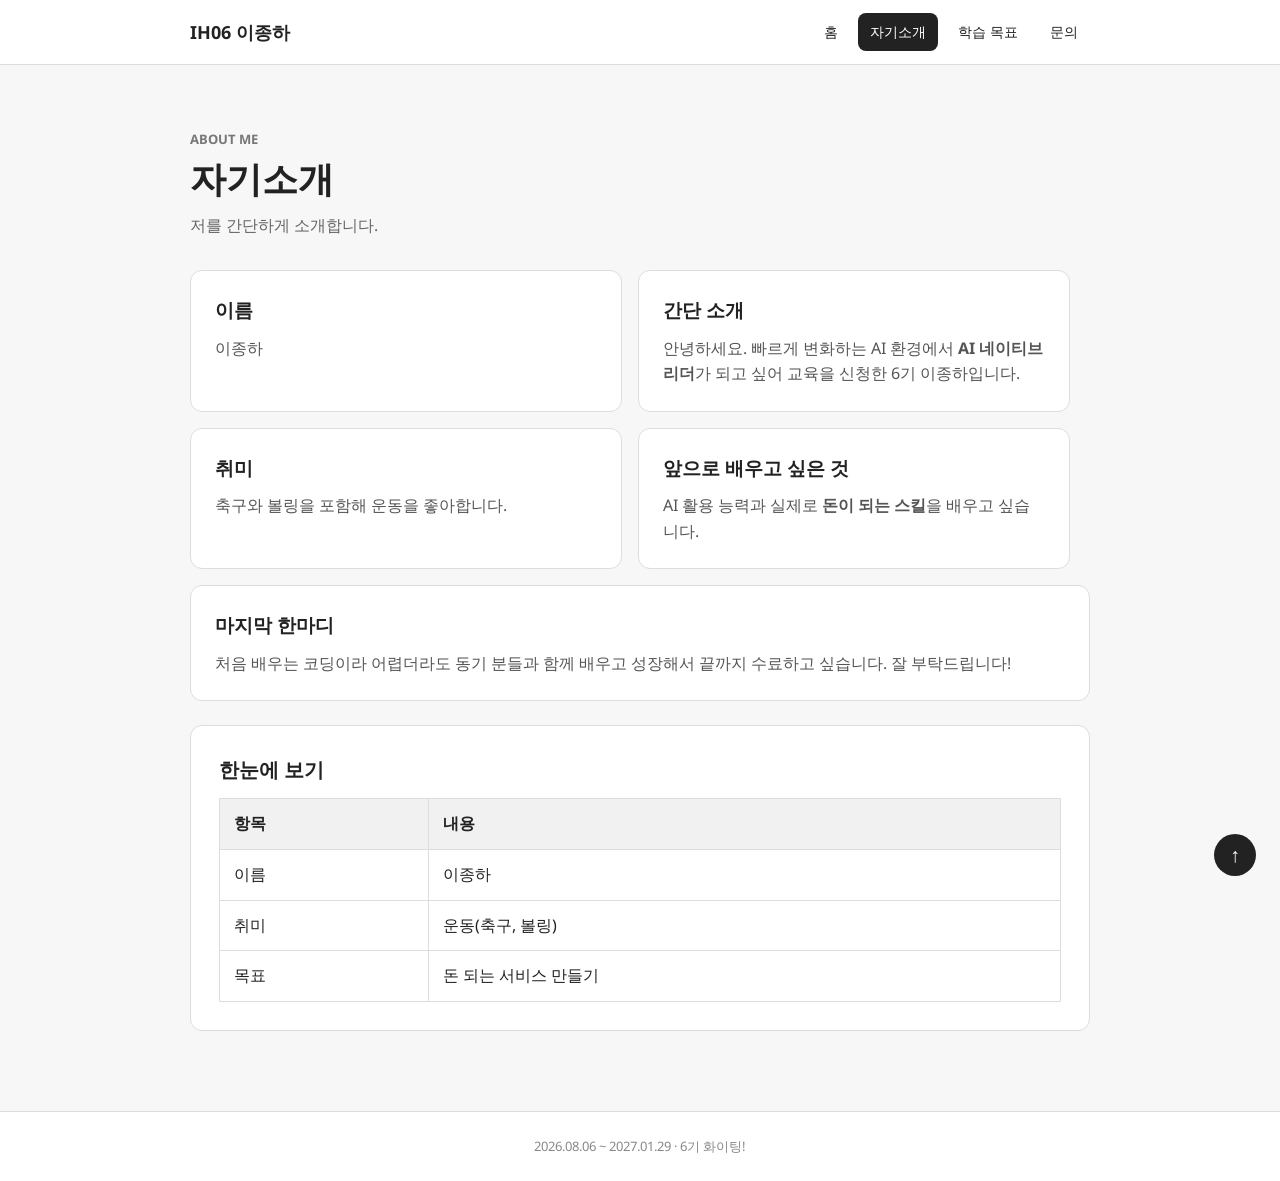
<file: index.html>
<!doctype html>
<html lang="ko">
  <head>
    <meta charset="UTF-8" />
    <meta name="viewport" content="width=device-width, initial-scale=1.0" />
    <title>IH06 이종하 | 자기소개</title>
    <link rel="stylesheet" href="style.css" />
    <link rel="preconnect" href="https://fonts.googleapis.com" />
    <link rel="preconnect" href="https://fonts.gstatic.com" crossorigin />
    <link
      href="https://fonts.googleapis.com/css2?family=Noto+Sans:wght@400;500;600;700&display=swap"
      rel="stylesheet"
    />
  </head>

  <body id="top">
    <header class="site-header">
      <div class="header-inner">
        <a class="logo" href="./intro.html">IH06 이종하</a>

        <nav class="nav">
          <ul class="flex-container">
            <li><a href="./intro.html">홈</a></li>
            <li><a class="active" href="./index.html">자기소개</a></li>
            <li><a href="./goal.html">학습 목표</a></li>
            <li><a href="./test.html">문의</a></li>
          </ul>
        </nav>
      </div>
    </header>

    <main>
      <section class="intro-section">
        <p class="section-label">ABOUT ME</p>
        <h1 class="page-title">자기소개</h1>
        <p class="page-description">저를 간단하게 소개합니다.</p>
      </section>

      <div class="card-container">
        <section class="info-card">
          <h2>이름</h2>
          <p>이종하</p>
        </section>

        <section class="info-card">
          <h2>간단 소개</h2>
          <p>
            안녕하세요. 빠르게 변화하는 AI 환경에서
            <strong>AI 네이티브 리더</strong>가 되고 싶어 교육을 신청한 6기
            이종하입니다.
          </p>
        </section>

        <section class="info-card">
          <h2>취미</h2>
          <p>축구와 볼링을 포함해 운동을 좋아합니다.</p>
        </section>

        <section class="info-card">
          <h2>앞으로 배우고 싶은 것</h2>
          <p>
            AI 활용 능력과 실제로 <strong>돈이 되는 스킬</strong>을 배우고
            싶습니다.
          </p>
        </section>

        <section class="info-card wide-card">
          <h2>마지막 한마디</h2>
          <p>
            처음 배우는 코딩이라 어렵더라도 동기 분들과 함께 배우고 성장해서
            끝까지 수료하고 싶습니다. 잘 부탁드립니다!
          </p>
        </section>
      </div>

      <section class="content-section">
        <h2>한눈에 보기</h2>
        <div class="table-wrap">
          <table>
            <thead>
              <tr>
                <th>항목</th>
                <th>내용</th>
              </tr>
            </thead>
            <tbody>
              <tr>
                <td>이름</td>
                <td>이종하</td>
              </tr>
              <tr>
                <td>취미</td>
                <td>운동(축구, 볼링)</td>
              </tr>
              <tr>
                <td>목표</td>
                <td>돈 되는 서비스 만들기</td>
              </tr>
            </tbody>
          </table>
        </div>
      </section>
    </main>

    <a class="floating-btn" href="#top" aria-label="페이지 맨 위로 이동">↑</a>

    <footer class="site-footer">
      <p>2026.08.06 ~ 2027.01.29 · 6기 화이팅!</p>
    </footer>
  </body>
</html>
</file>
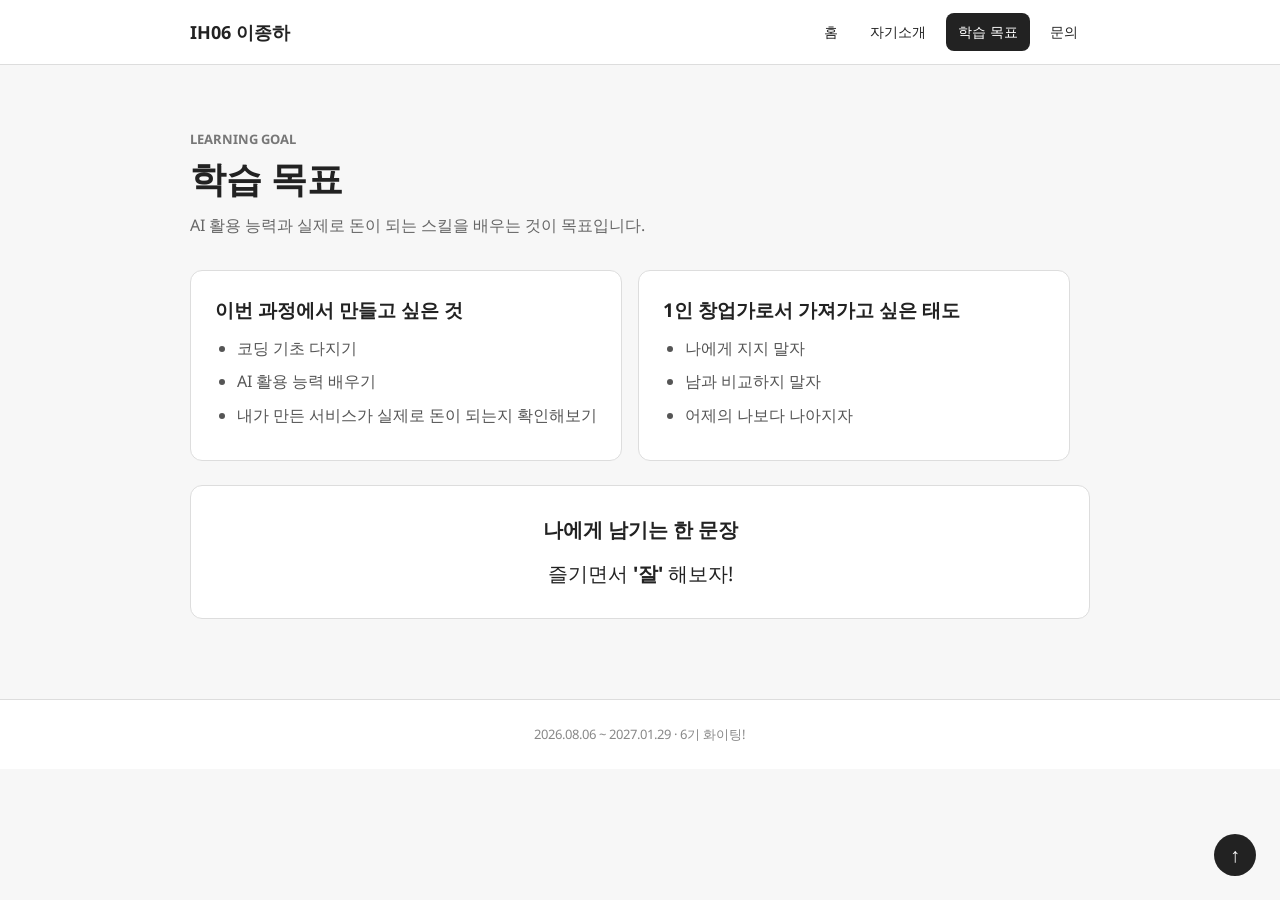
<file: goal.html>
<!doctype html>
<html lang="ko">
  <head>
    <meta charset="UTF-8" />
    <meta name="viewport" content="width=device-width, initial-scale=1.0" />
    <title>IH06 이종하 | 학습 목표</title>
    <link rel="stylesheet" href="style.css" />
    <link rel="preconnect" href="https://fonts.googleapis.com" />
    <link rel="preconnect" href="https://fonts.gstatic.com" crossorigin />
    <link
      href="https://fonts.googleapis.com/css2?family=Noto+Sans:wght@400;500;600;700&display=swap"
      rel="stylesheet"
    />
  </head>

  <body id="top">
    <header class="site-header">
      <div class="header-inner">
        <a class="logo" href="./intro.html">IH06 이종하</a>

        <nav class="nav">
          <ul class="flex-container">
            <li><a href="./intro.html">홈</a></li>
            <li><a href="./index.html">자기소개</a></li>
            <li><a class="active" href="./goal.html">학습 목표</a></li>
            <li><a href="./test.html">문의</a></li>
          </ul>
        </nav>
      </div>
    </header>

    <main>
      <section class="intro-section">
        <p class="section-label">LEARNING GOAL</p>
        <h1 class="page-title">학습 목표</h1>
        <p class="page-description">
          AI 활용 능력과 실제로 돈이 되는 스킬을 배우는 것이 목표입니다.
        </p>
      </section>

      <div class="card-container">
        <section class="info-card">
          <h2>이번 과정에서 만들고 싶은 것</h2>
          <ul class="goal-list">
            <li>코딩 기초 다지기</li>
            <li>AI 활용 능력 배우기</li>
            <li>내가 만든 서비스가 실제로 돈이 되는지 확인해보기</li>
          </ul>
        </section>

        <section class="info-card">
          <h2>1인 창업가로서 가져가고 싶은 태도</h2>
          <ul class="goal-list">
            <li>나에게 지지 말자</li>
            <li>남과 비교하지 말자</li>
            <li>어제의 나보다 나아지자</li>
          </ul>
        </section>
      </div>

      <section class="content-section goal-message">
        <h2>나에게 남기는 한 문장</h2>
        <p>즐기면서 <strong>'잘'</strong> 해보자!</p>
      </section>
    </main>

    <a class="floating-btn" href="#top" aria-label="페이지 맨 위로 이동">↑</a>

    <footer class="site-footer">
      <p>2026.08.06 ~ 2027.01.29 · 6기 화이팅!</p>
    </footer>
  </body>
</html>
</file>
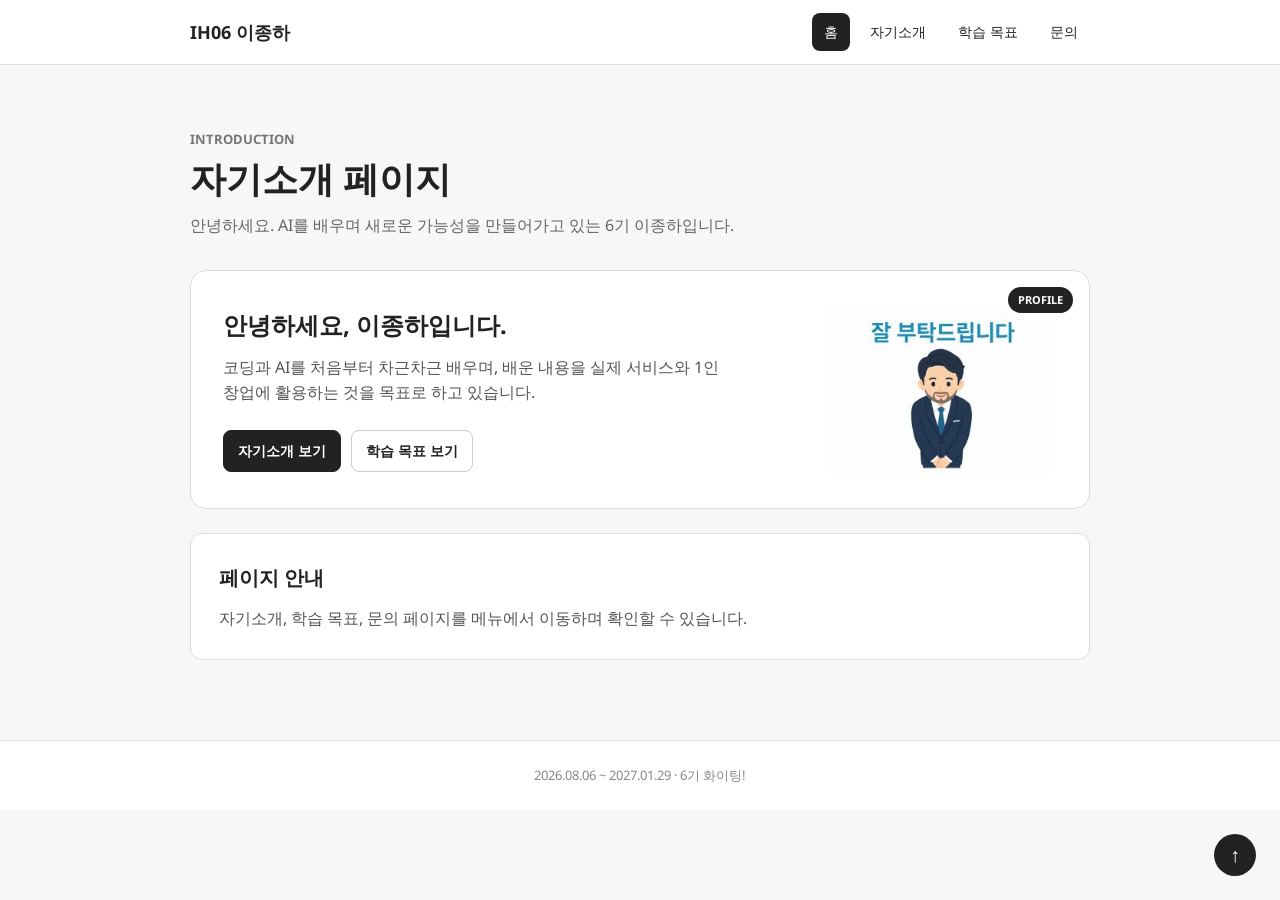
<file: intro.html>
<!doctype html>
<html lang="ko">
  <head>
    <meta charset="UTF-8" />
    <meta name="viewport" content="width=device-width, initial-scale=1.0" />
    <title>IH06 이종하 | 자기소개 페이지</title>
    <link rel="stylesheet" href="style.css" />
    <link rel="preconnect" href="https://fonts.googleapis.com" />
    <link rel="preconnect" href="https://fonts.gstatic.com" crossorigin />
    <link
      href="https://fonts.googleapis.com/css2?family=Noto+Sans:wght@400;500;600;700&display=swap"
      rel="stylesheet"
    />
  </head>

  <body id="top">
    <header class="site-header">
      <div class="header-inner">
        <a class="logo" href="./intro.html">IH06 이종하</a>

        <nav class="nav">
          <ul class="flex-container">
            <li><a class="active" href="./intro.html">홈</a></li>
            <li><a href="./index.html">자기소개</a></li>
            <li><a href="./goal.html">학습 목표</a></li>
            <li><a href="./test.html">문의</a></li>
          </ul>
        </nav>
      </div>
    </header>

    <main>
      <section class="intro-section">
        <p class="section-label">INTRODUCTION</p>
        <h1 class="page-title">자기소개 페이지</h1>
        <p class="page-description">
          안녕하세요. AI를 배우며 새로운 가능성을 만들어가고 있는 6기
          이종하입니다.
        </p>
      </section>

      <section class="profile-card">
        <span class="badge">PROFILE</span>

        <div class="profile-text">
          <h2>안녕하세요, 이종하입니다.</h2>
          <p>
            코딩과 AI를 처음부터 차근차근 배우며, 배운 내용을 실제 서비스와 1인
            창업에 활용하는 것을 목표로 하고 있습니다.
          </p>
          <div class="profile-links">
            <a class="btn primary-btn" href="./index.html">자기소개 보기</a>
            <a class="btn" href="./goal.html">학습 목표 보기</a>
          </div>
        </div>

        <div class="profile-image-wrap">
          <img src="./profile.jpg" alt="잘 부탁드립니다 인사 이미지" />
        </div>
      </section>

      <section class="content-section">
        <h2>페이지 안내</h2>
        <p>
          자기소개, 학습 목표, 문의 페이지를 메뉴에서 이동하며 확인할 수
          있습니다.
        </p>
      </section>
    </main>

    <a class="floating-btn" href="#top" aria-label="페이지 맨 위로 이동">↑</a>

    <footer class="site-footer">
      <p>2026.08.06 ~ 2027.01.29 · 6기 화이팅!</p>
    </footer>
  </body>
</html>
</file>
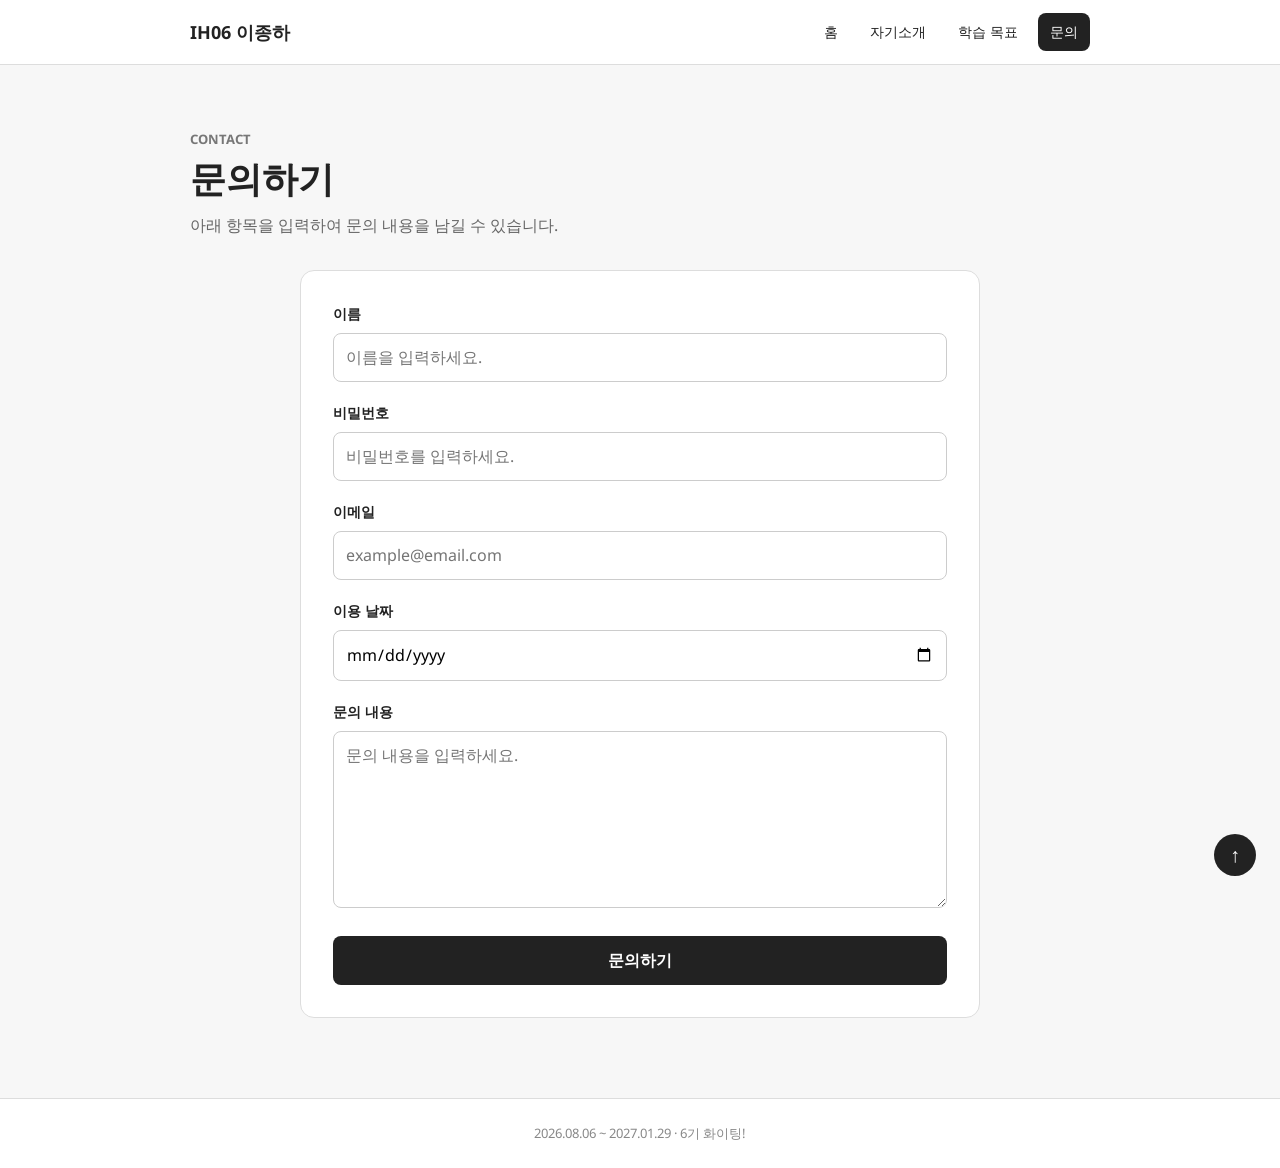
<file: test.html>
<!doctype html>
<html lang="ko">
  <head>
    <meta charset="UTF-8" />
    <meta name="viewport" content="width=device-width, initial-scale=1.0" />
    <title>IH06 이종하 | 문의하기</title>
    <link rel="stylesheet" href="style.css" />
    <link rel="preconnect" href="https://fonts.googleapis.com" />
    <link rel="preconnect" href="https://fonts.gstatic.com" crossorigin />
    <link
      href="https://fonts.googleapis.com/css2?family=Noto+Sans:wght@400;500;600;700&display=swap"
      rel="stylesheet"
    />
  </head>

  <body id="top">
    <header class="site-header">
      <div class="header-inner">
        <a class="logo" href="./intro.html">IH06 이종하</a>

        <nav class="nav">
          <ul class="flex-container">
            <li><a href="./intro.html">홈</a></li>
            <li><a href="./index.html">자기소개</a></li>
            <li><a href="./goal.html">학습 목표</a></li>
            <li><a class="active" href="./test.html">문의</a></li>
          </ul>
        </nav>
      </div>
    </header>

    <main>
      <section class="intro-section">
        <p class="section-label">CONTACT</p>
        <h1 class="page-title">문의하기</h1>
        <p class="page-description">
          아래 항목을 입력하여 문의 내용을 남길 수 있습니다.
        </p>
      </section>

      <section class="form-card">
        <form>
          <div class="form-item">
            <label for="name">이름</label>
            <input id="name" type="text" placeholder="이름을 입력하세요." />
          </div>

          <div class="form-item">
            <label for="password">비밀번호</label>
            <input
              id="password"
              type="password"
              placeholder="비밀번호를 입력하세요."
            />
          </div>

          <div class="form-item">
            <label for="email">이메일</label>
            <input id="email" type="email" placeholder="example@email.com" />
          </div>

          <div class="form-item">
            <label for="date">이용 날짜</label>
            <input id="date" type="date" />
          </div>

          <div class="form-item">
            <label for="message">문의 내용</label>
            <textarea
              id="message"
              rows="6"
              placeholder="문의 내용을 입력하세요."
            ></textarea>
          </div>

          <button class="submit-btn" type="submit">문의하기</button>
        </form>
      </section>
    </main>

    <a class="floating-btn" href="#top" aria-label="페이지 맨 위로 이동">↑</a>

    <footer class="site-footer">
      <p>2026.08.06 ~ 2027.01.29 · 6기 화이팅!</p>
    </footer>
  </body>
</html>
</file>
<file: style.css>
* {
  box-sizing: border-box;
}

html {
  scroll-behavior: smooth;
}

body {
  margin: 0;
  color: #222222;
  background-color: #f7f7f7;
  font-family: "Noto Sans", sans-serif;
  line-height: 1.6;
}

a {
  color: inherit;
  text-decoration: none;
}

img {
  max-width: 100%;
  height: auto;
}

.site-header {
  position: sticky;
  top: 0;
  z-index: 10;
  background-color: #ffffff;
  border-bottom: 1px solid #dddddd;
}

.header-inner {
  width: 90%;
  max-width: 900px;
  min-height: 64px;
  margin: 0 auto;
  display: flex;
  justify-content: space-between;
  align-items: center;
  gap: 20px;
}

.logo {
  font-size: 18px;
  font-weight: 700;
  white-space: nowrap;
}

.flex-container {
  display: flex;
  flex-direction: row;
  justify-content: center;
  align-items: center;
  gap: 8px;
  margin: 0;
  padding: 0;
  list-style: none;
}

.nav a {
  display: block;
  padding: 8px 12px;
  border-radius: 8px;
  font-size: 14px;
  transition: background-color 0.2s ease;
}

.nav a:hover {
  background-color: #eeeeee;
}

.nav a.active {
  color: #ffffff;
  background-color: #222222;
}

main {
  width: 90%;
  max-width: 900px;
  margin: 0 auto;
  padding: 64px 0 80px;
}

.intro-section {
  margin-bottom: 32px;
}

.section-label {
  margin: 0 0 6px;
  color: #777777;
  font-size: 13px;
  font-weight: 700;
}

.page-title {
  margin: 0 0 10px;
  font-size: 36px;
  line-height: 1.3;
}

.page-description {
  margin: 0;
  color: #666666;
  font-size: 16px;
}

.profile-card {
  position: relative;
  overflow: hidden;
  display: flex;
  justify-content: space-between;
  align-items: center;
  gap: 32px;
  padding: 32px;
  margin-bottom: 24px;
  background-color: #ffffff;
  border: 1px solid #dddddd;
  border-radius: 16px;
}

.badge {
  position: absolute;
  top: 16px;
  right: 16px;
  padding: 4px 10px;
  color: #ffffff;
  background-color: #222222;
  border-radius: 20px;
  font-size: 11px;
  font-weight: 700;
}

.profile-text {
  width: 60%;
}

.profile-text h2,
.info-card h2,
.content-section h2,
.form-card h2 {
  margin-top: 0;
  color: #222222;
}

.profile-text h2 {
  margin-bottom: 10px;
  font-size: 24px;
}

.profile-text p {
  margin: 0;
  color: #555555;
}

.profile-links {
  display: flex;
  gap: 10px;
  margin-top: 24px;
}

.btn {
  display: inline-block;
  padding: 9px 14px;
  color: #222222;
  background-color: #ffffff;
  border: 1px solid #cccccc;
  border-radius: 8px;
  font-size: 14px;
  font-weight: 600;
  transition: background-color 0.2s ease;
}

.btn:hover {
  background-color: #eeeeee;
}

.primary-btn {
  color: #ffffff;
  background-color: #222222;
  border-color: #222222;
}

.primary-btn:hover {
  background-color: #555555;
}

.profile-image-wrap {
  width: 230px;
  overflow: hidden;
  background-color: #f3f3f3;
  border-radius: 12px;
}

.profile-image-wrap img {
  display: block;
  width: 100%;
}

.card-container {
  display: flex;
  flex-wrap: wrap;
  gap: 16px;
  margin-bottom: 24px;
}

.info-card {
  width: 48%;
  padding: 24px;
  background-color: #ffffff;
  border: 1px solid #dddddd;
  border-radius: 12px;
}

.info-card h2 {
  margin-bottom: 10px;
  font-size: 19px;
}

.info-card p {
  margin: 0;
  color: #555555;
}

.wide-card {
  width: 100%;
}

.content-section {
  padding: 28px;
  background-color: #ffffff;
  border: 1px solid #dddddd;
  border-radius: 12px;
}

.content-section h2 {
  margin-bottom: 12px;
  font-size: 20px;
}

.content-section p {
  margin: 0;
  color: #555555;
}

.goal-list {
  margin: 0;
  padding-left: 22px;
  color: #555555;
}

.goal-list li {
  margin: 8px 0;
}

.goal-message {
  text-align: center;
}

.goal-message p {
  color: #222222;
  font-size: 20px;
}

.table-wrap {
  width: 100%;
  overflow-x: auto;
}

table {
  width: 100%;
  min-width: 480px;
  border-collapse: collapse;
  background-color: #ffffff;
}

th,
td {
  padding: 12px 14px;
  border: 1px solid #dddddd;
  text-align: left;
}

th {
  background-color: #f1f1f1;
}

.form-card {
  width: 100%;
  max-width: 680px;
  margin: 0 auto;
  padding: 32px;
  background-color: #ffffff;
  border: 1px solid #dddddd;
  border-radius: 14px;
}

.form-item {
  margin-bottom: 20px;
}

.form-item label {
  display: block;
  margin-bottom: 7px;
  font-size: 14px;
  font-weight: 600;
}

input,
textarea {
  width: 100%;
  padding: 11px 12px;
  border: 1px solid #cccccc;
  border-radius: 8px;
  font: inherit;
  background-color: #ffffff;
}

textarea {
  resize: vertical;
}

input:focus,
textarea:focus {
  outline: 2px solid #aaaaaa;
}

.submit-btn {
  width: 100%;
  padding: 12px;
  color: #ffffff;
  background-color: #222222;
  border: 0;
  border-radius: 8px;
  font: inherit;
  font-weight: 700;
  cursor: pointer;
  transition: background-color 0.2s ease;
}

.submit-btn:hover {
  background-color: #555555;
}

.floating-btn {
  position: fixed;
  right: 24px;
  bottom: 24px;
  z-index: 9;
  width: 42px;
  height: 42px;
  display: flex;
  justify-content: center;
  align-items: center;
  color: #ffffff;
  background-color: #222222;
  border-radius: 50%;
  font-size: 20px;
  transition: background-color 0.2s ease;
}

.floating-btn:hover {
  background-color: #555555;
}

.site-footer {
  padding: 24px 16px;
  color: #888888;
  background-color: #ffffff;
  border-top: 1px solid #dddddd;
  text-align: center;
  font-size: 13px;
}

.site-footer p {
  margin: 0;
}

@media (max-width: 700px) {
  .header-inner {
    width: 94%;
    padding: 10px 0;
    flex-direction: column;
    gap: 8px;
  }

  .flex-container {
    flex-wrap: wrap;
    gap: 4px;
  }

  .nav a {
    padding: 7px 9px;
    font-size: 13px;
  }

  main {
    width: 94%;
    padding: 40px 0 64px;
  }

  .page-title {
    font-size: 30px;
  }

  .profile-card {
    flex-direction: column;
    align-items: stretch;
    padding: 24px;
  }

  .profile-text {
    width: 100%;
  }

  .profile-image-wrap {
    width: 100%;
    max-width: 320px;
    margin: 0 auto;
  }

  .profile-links {
    flex-direction: column;
  }

  .btn {
    text-align: center;
  }

  .info-card {
    width: 100%;
  }

  .content-section,
  .form-card {
    padding: 22px;
  }

  .floating-btn {
    right: 16px;
    bottom: 16px;
  }
}
</file>
